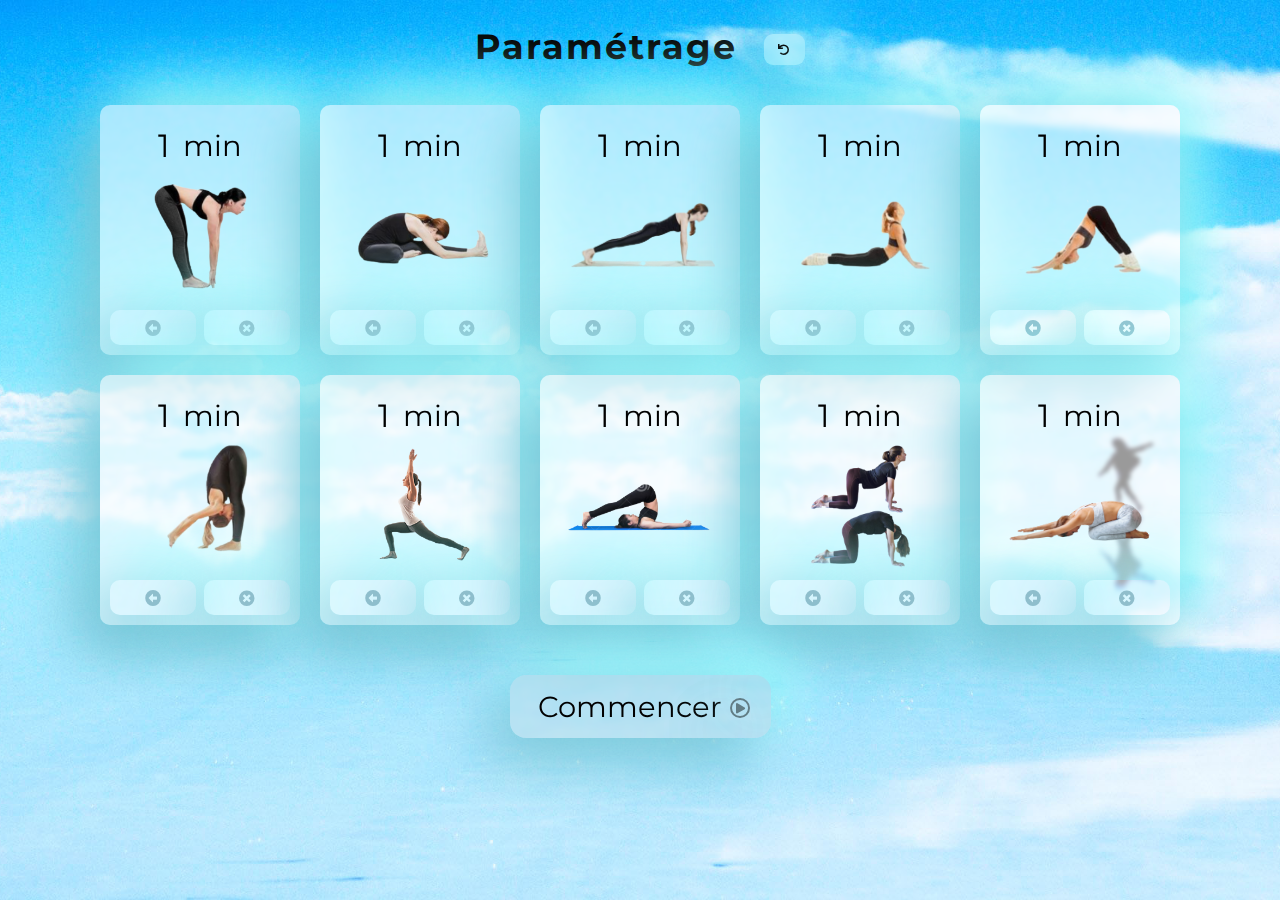
<file: JS-A-to-Z-OOP/yoga-routine/index.html>
<!DOCTYPE html>
<html lang="en">

<head>
  <meta charset="UTF-8">
  <meta http-equiv="X-UA-Compatible" content="IE=edge">
  <meta name="viewport" content="width=device-width, initial-scale=1.0">
  <title>Daily Routine</title>
  <link rel="shortcut icon" href="./img/logo.png">
  <link rel="stylesheet" href="https://cdnjs.cloudflare.com/ajax/libs/font-awesome/5.15.3/css/all.min.css" />
  <link rel="stylesheet" href="./style.css">
</head>

<body>

  <div class="app">
    <h1></h1>
    <main></main>
    <div class="btn-container"></div>
  </div>





  <script src="index.js"></script>
</body>

</html>
</file>
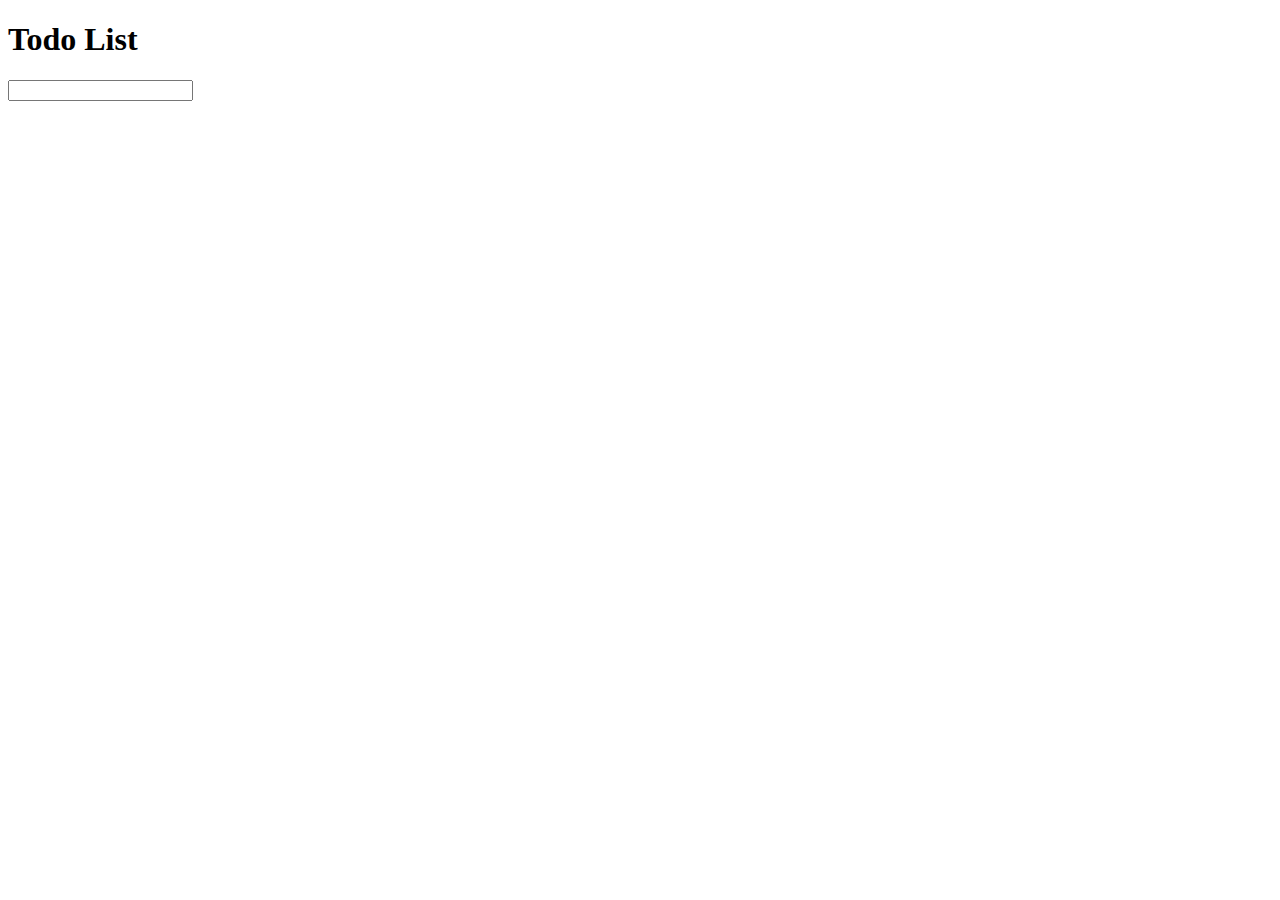
<file: colorGen.html>
<!DOCTYPE html>
<html lang="en">
  <head>
    <meta charset="UTF-8" />
    <meta name="viewport" content="width=device-width, initial-scale=1.0" />
    <title>Color Generator</title>

    <style>
      #colorEl {
        position: absolute;
        top: 50%;
        left: 50%;
        border: 1px solid gray;
        padding: 8px;
        border-radius: 2px;
      }
      .task {
        width: 150px;
        background: #333;
        color: white;
        padding: 10px;
        margin: 5px 0;
        border-radius: 6px;
        cursor: pointer;
      }
    </style>
  </head>
  <body>
    <!-- <span id="colorEl">hello</span> -->
    <form class="form">
      <h1>Todo List</h1>
      <input type="text" name="todo" id="todo" />
    </form>
    <div class="tasks"></div>

    <script src="colorGenerator.js"></script>
  </body>
</html>
</file>
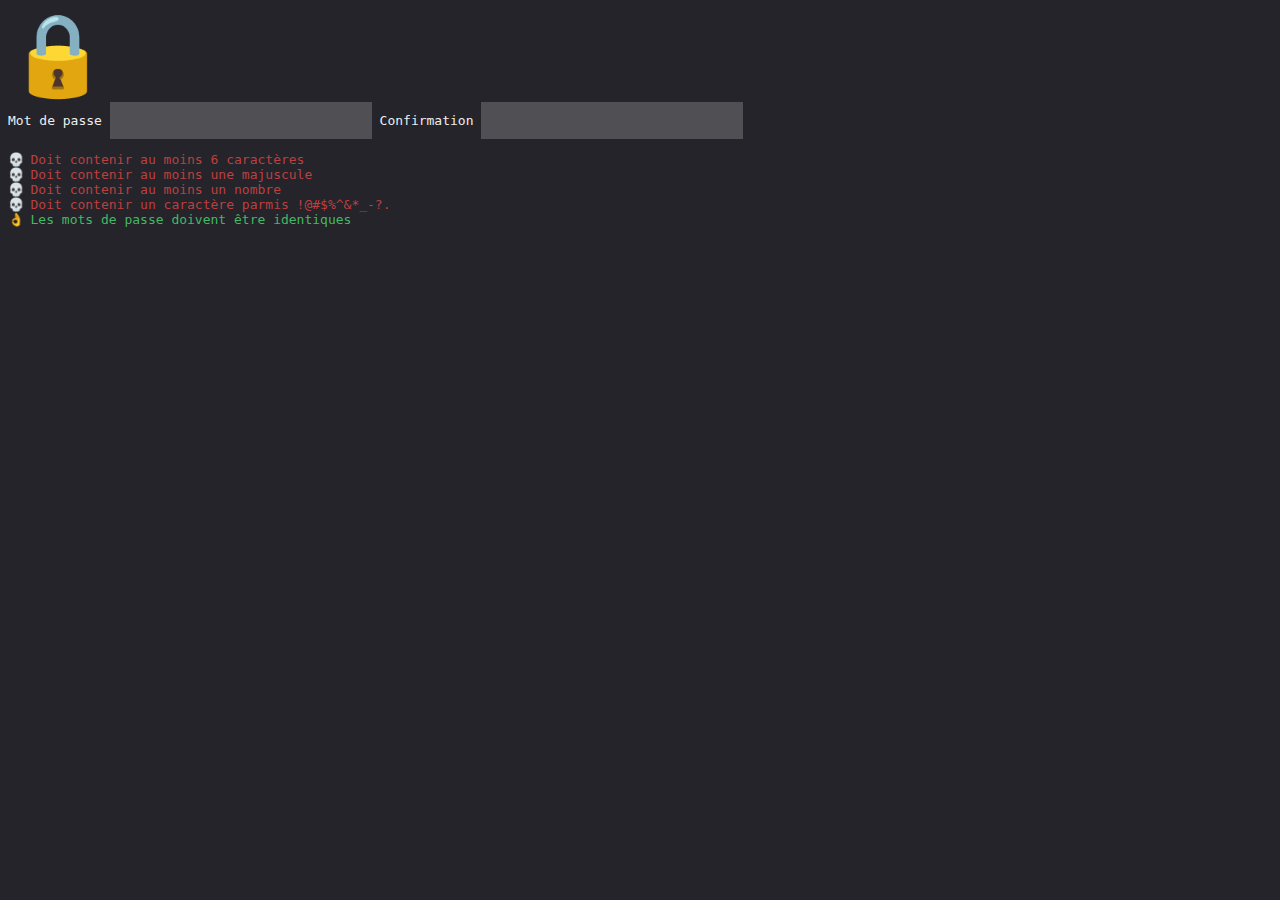
<file: form.html>
<!DOCTYPE html>
<html lang="en">
  <head>
    <meta charset="UTF-8" />
    <meta name="viewport" content="width=device-width, initial-scale=1.0" />
    <title>MyJS</title>
    <link rel="stylesheet" href="index.css" />
  </head>
  <body>
    <h1>🔒</h1>
    <label for="password">Mot de passe</label>
    <input type="password" name="password" id="password" />
    <label for="confirm">Confirmation</label>
    <input type="password" name="confirm" id="confirm" />
    <ul id="validators">
      <li>Doit contenir au moins 6 caractères</li>
      <li>Doit contenir au moins une majuscule</li>
      <li>Doit contenir au moins un nombre</li>
      <li>Doit contenir un caractère parmis !@#$%^&*_-?.</li>
      <li class="ok">Les mots de passe doivent être identiques</li>
    </ul>

    <script src="form.js"></script>
  </body>
</html>
</file>
<file: JS-A-to-Z-OOP/yoga-routine/style.css>
@import url("https://fonts.googleapis.com/css2?family=Montserrat:wght@100&display=swap");

* {
  margin: 0;
  padding: 0;
  box-sizing: border-box;
  list-style-type: none;
  font-family: "Montserrat", sans-serif;
  text-align: center;
}
i,
button {
  cursor: pointer;
  background: transparent;
  border: none;
  outline: none;
  transition: 0.25s;
  box-shadow: -20px 20px 60px #75c2d4, 20px -20px 60px #9fffff;
}
button:hover {
  transform: translateX(4px);
}
body {
  background: url(./img/Salar-de-Uyuni-Bolivia-Dry-salt-flats-Travelwithmk.com_.jpg)
    fixed center/cover;
}
h1 {
  font-size: 2.2rem;
  letter-spacing: 2px;
  margin: 25px 0 25px;
}
.fa-undo {
  font-size: 0.7rem;
  backdrop-filter: blur(2px);
  padding: 10px 14px;
  border-radius: 9px;
  margin-left: 15px;
  background: #c4f7fc8a;
  box-shadow: -20px 20px 60px #75c2d4, 20px -20px 60px #9fffff;
  cursor: pointer;
  transform: translateY(-5px);
  transition: 0.2s;
}
.fa-undo:hover {
  background: white;
  transform: translate(3px, -5px);
}
main {
  display: flex;
  justify-content: center;
  align-items: center;
  max-width: 1100px;
  margin: 0 auto;
}
ul {
  display: flex;
  flex-wrap: wrap;
  justify-content: center;
  margin: 0 auto;
}
li {
  flex: 1 0 15%;
  max-width: 250px;
  min-height: 250px;
  margin: 10px;
  padding: 25px 10px 10px;
  border-radius: 10px;
  backdrop-filter: blur(2px);
  background: rgba(255, 255, 255, 0.603);
  box-shadow: -20px 20px 60px #75c2d4, 20px -20px 60px #9fffff;
  display: grid;
  grid-template-rows: 30px 1fr 35px;
  grid-template-columns: 50% 50%;
  grid-template-areas:
    "a a"
    "b b"
    "c d";
}
.card-header {
  display: flex;
  justify-content: center;
  grid-area: a;
}
input[type="number"] {
  background: transparent;
  border: none;
  font-size: 2rem;
  width: 55px;
  z-index: 3;
  outline: none;
  margin-left: 2px;
}
li span {
  font-size: 1.8rem;
  text-align: left;
  transform: translate(-16px, -2px);
}
img {
  max-height: 150px;
  max-width: 150px;
  align-self: center;
  margin: 0 auto;
  grid-area: b;
}
li i {
  font-size: 1rem;
  color: #90becc;
  border-radius: 10px;
  transition: 0.1s;
  display: grid;
  align-items: center;
  justify-items: center;
  position: relative;
}
li i:hover {
  background: white;
  transform: scale(1.03);
}
.arrow {
  margin-right: 4px;
}
.deleteBtn {
  margin-left: 4px;
}
.arrow:before,
.deleteBtn:before {
  transform: translate(-50%, -50%);
  position: absolute;
  top: 50%;
  left: 50%;
}
#start {
  margin: 40px 0 80px;
  background: #d7d8d848;
  padding: 14px 28px;
  font-size: 1.8rem;
  border-radius: 16px;
  backdrop-filter: blur(3px);
}
#start:hover {
  background: white;
}
#start i {
  transform: translate(8px, -1px);
  color: #627c85;
  font-size: 1.3rem;
}
.exercice-container {
  border-radius: 20px;
  backdrop-filter: blur(3px);
  background: rgba(255, 255, 255, 0.503);
  box-shadow: -20px 20px 60px #75c2d4, 20px -20px 60px #aef8f8ad;
  padding: 50px 0;
  width: 70%;
  min-width: 250px;
  max-width: 600px;
}
.exercice-container p {
  font-size: 5rem;
  letter-spacing: 10px;
  margin: 0;
}
.exercice-container img {
  max-height: 200px;
  max-width: 200px;
  margin: 10px;
}
.exercice-container div {
  font-size: 2rem;
  margin-top: 30px;
  letter-spacing: 8px;
}
.btn-reboot {
  backdrop-filter: blur(2px);
  background: rgba(255, 255, 255, 0.281);
  box-shadow: -20px 20px 60px #75c2d4, 20px -20px 60px #9fffff;
  padding: 10px;
  border-radius: 12px;
  font-size: 1.1rem;
}
.btn-reboot .fa-times-circle {
  font-size: 0.85rem;
  color: rgb(85, 84, 84);
  margin-left: 4px;
}
@media screen and (max-width: 510px) {
  li {
    min-width: 90%;
  }
}
@media screen and (min-width: 600px) {
  .exercice-container img {
    max-height: 500px;
    max-width: 500px;
  }
}
</file>
<file: index.css>
body {
    color: #eeeeee;
    background-color: #24242a;
    font-family: monospace;
}

#root {
    display: flex;
    flex-direction: column;
    align-items: center;
    justify-content: center;
    height: 100svh;
    gap: 0.5rem;
}

h1 {
    font-size: 5rem;
    margin: 0;
}

input[type="password"] {
    color: #eeeeee;
    border: 3px solid transparent;
    font-family: monospace;
    padding: 0.6em;
    width: 15rem;
    background-color: hsla(0, 0%, 100%, 0.2);
}

input[type="password"]:focus {
    outline: transparent;
    border: 3px solid #6677cf;
}

ul {
    padding-left: 0;
}

ul > li {
    list-style: none;
    color: #bc4040;
}

ul > li::before {
    content: '💀';
    padding-right: 0.5em;
}

ul > li.ok {
    color: #43b863;
}

ul > li.ok::before {
    content: '👌';
}
</file>
